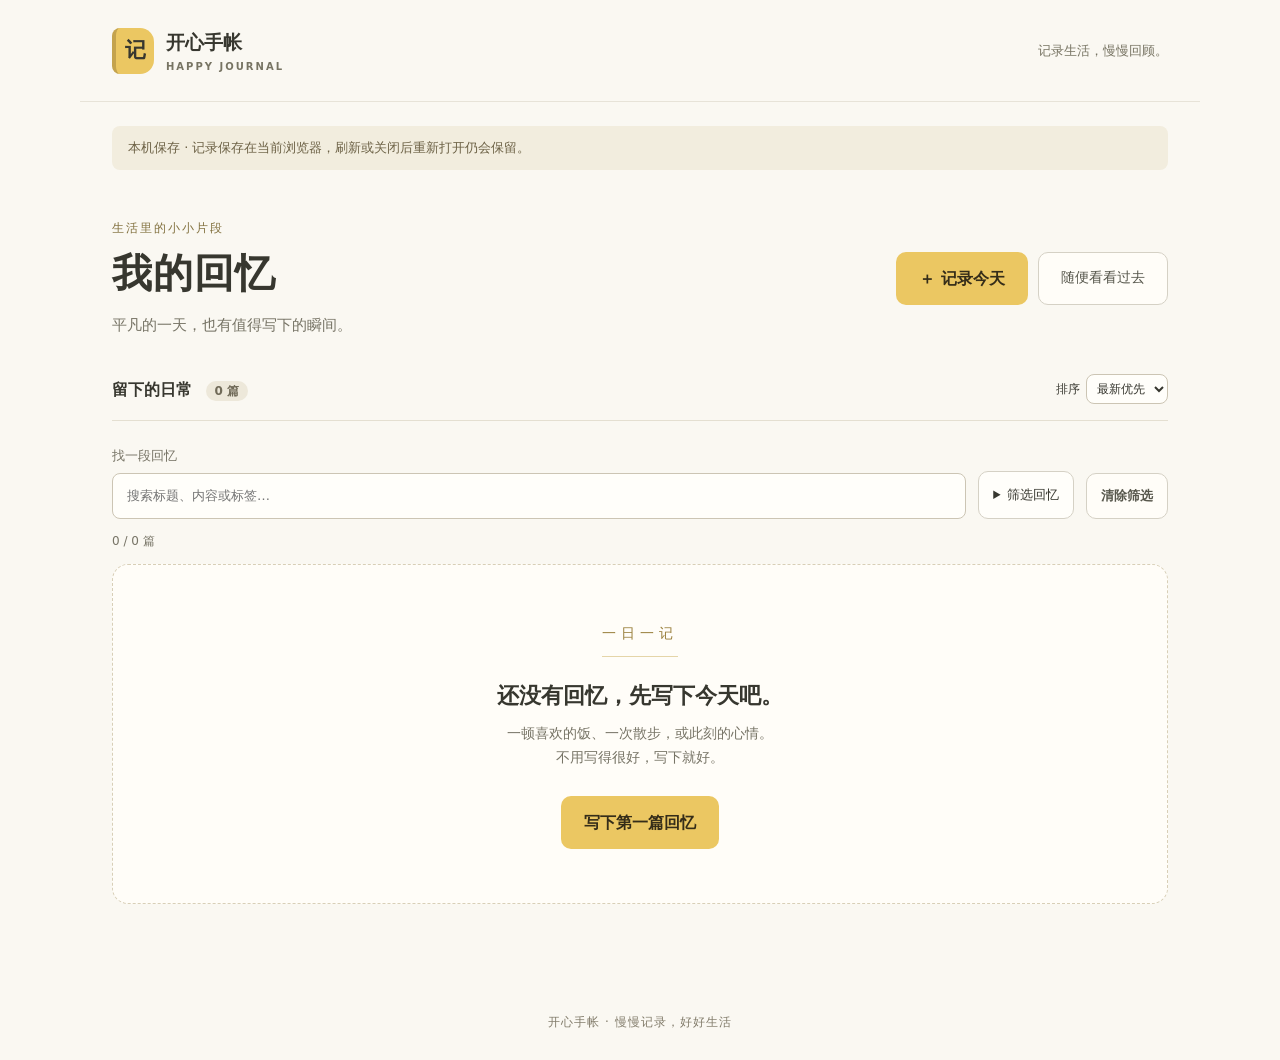
<file: index.html>
<!doctype html>
<html lang="zh-CN">
  <head>
    <meta charset="UTF-8">
    <meta name="viewport" content="width=device-width, initial-scale=1">
    <title>开心手帐 Happy Journal</title>
    <link rel="stylesheet" href="styles/main.css?v=6">
    <script src="scripts/templates.js?v=4" defer></script>
    <script src="scripts/discovery.js?v=5" defer></script>
    <script src="scripts/storage.js?v=6" defer></script>
    <script src="scripts/images.js?v=3" defer></script>
    <script src="scripts/app.js?v=6" defer></script>
  </head>
  <body>
    <header class="site-header">
      <div class="brand"><span class="brand-mark" aria-hidden="true">记</span><span>开心手帐 <small>HAPPY JOURNAL</small></span></div>
      <span class="header-note">记录生活，慢慢回顾。</span>
    </header>
    <main>
      <p class="storage-note">本机保存 · 记录保存在当前浏览器，刷新或关闭后重新打开仍会保留。</p>
      <section id="memories-view" aria-labelledby="memories-title">
        <div class="section-heading">
          <div><p class="eyebrow">生活里的小小片段</p><h1 id="memories-title" tabindex="-1">我的回忆</h1><p class="intro">平凡的一天，也有值得写下的瞬间。</p></div>
          <div class="home-actions"><button id="new-entry" class="primary" type="button">＋ 记录今天</button><button id="random-memory" class="secondary" type="button">随便看看过去</button></div>
        </div>
        <div class="list-heading"><h2>留下的日常 <span id="entry-count">0 篇</span></h2><label class="sort-label" for="sort-order">排序 <select id="sort-order"><option value="newest">最新优先</option><option value="oldest">最早优先</option></select></label></div>
        <div class="discovery-bar">
          <label class="search-label" for="memory-search">找一段回忆<input id="memory-search" type="search" placeholder="搜索标题、内容或标签…" autocomplete="off"></label>
          <details class="filter-panel"><summary>筛选回忆</summary><div class="filter-fields">
            <label for="filter-mood">心情<select id="filter-mood"><option value="">全部心情</option><option>开心</option><option>平静</option><option>难过</option><option>焦虑</option><option>期待</option></select></label>
            <label for="filter-template">模板<select id="filter-template"><option value="">全部模板</option><option value="free">自由记录</option><option value="daily">日常记录</option><option value="reflection">反思记录</option><option value="timeline">时间记录</option></select></label>
            <label for="filter-range">记录日期<select id="filter-range"><option value="">全部日期</option><option value="7">最近 7 天</option><option value="30">最近 30 天</option><option value="year">今年</option></select></label>
          </div><p class="field-hint">按日记所选日期筛选；最近 7 / 30 天包含今天。</p></details>
          <button id="clear-filters" type="button" class="secondary">清除筛选</button>
        </div>
        <p id="filter-summary" class="filter-summary" role="status"></p>
        <button id="active-tag" type="button" class="tag-pill" hidden></button>
        <div id="no-results" class="empty-state" hidden><h2>没有找到这段回忆。</h2><p>换个关键词，或清除筛选再看看。</p></div>
        <div id="empty-state" class="empty-state"><span class="empty-mark" aria-hidden="true">一日一记</span><h2>还没有回忆，先写下今天吧。</h2><p>一顿喜欢的饭、一次散步，或此刻的心情。<br>不用写得很好，写下就好。</p><button id="first-entry" type="button" class="primary">写下第一篇回忆</button></div>
        <div id="memory-list" class="memory-feed"></div>
        <p id="home-error" class="field-error" role="alert"></p>
        <button id="retry-load" type="button" class="secondary" hidden>重新读取</button>
      </section>
      <section id="entry-view" aria-labelledby="entry-title" hidden>
        <p class="eyebrow">给今天留几句话</p><h1 id="entry-title">写一篇回忆</h1><p class="intro">开心的、平淡的，都可以记在这里。</p>
        <form id="entry-form" class="entry-form">
          <fieldset class="template-tabs"><legend>选择模板</legend><div class="template-options">
            <label><input type="radio" name="templateType" value="free" checked><span>自由记录</span></label>
            <label><input type="radio" name="templateType" value="daily"><span>日常记录</span></label>
            <label><input type="radio" name="templateType" value="reflection"><span>反思记录</span></label>
            <label><input type="radio" name="templateType" value="timeline"><span>时间记录</span></label>
          </div></fieldset>
          <p id="template-hint" class="field-hint"></p>
          <label for="entry-heading">标题 <span>选填</span></label>
          <input id="entry-heading" name="title" type="text" placeholder="今天的记录">
          <p class="field-hint">留空时显示“今天的记录”。</p>
          <label for="entry-tags">标签 <span>选填</span></label>
          <input id="entry-tags" type="text" placeholder="例如：学习、英语" aria-describedby="tags-hint tags-error">
          <p id="tags-hint" class="field-hint">用逗号或顿号分隔，最多 5 个，每个最多 12 个字符；重复标签自动合并。</p>
          <div id="tag-previews" class="tag-list"></div>
          <p id="tags-error" class="field-error" role="alert"></p>
          <label for="entry-mood">心情</label>
          <select id="entry-mood" name="mood"><option value="开心">😊 开心</option><option value="平静" selected>🌿 平静</option><option value="难过">😔 难过</option><option value="焦虑">😟 焦虑</option><option value="期待">✨ 期待</option></select>
          <p class="field-hint">选一个接近此刻的心情。</p>
          <label for="entry-date">日期 <span>必填</span></label>
          <input id="entry-date" name="date" type="date" required aria-describedby="date-hint">
          <p id="date-hint" class="field-hint">默认是今天，也可以选择想记录的那一天。</p>
          <div id="free-content"><label for="entry-content">想记下什么？ <span>必填</span></label>
          <textarea id="entry-content" name="content" rows="9" required placeholder="今天发生了什么？从一件小事写起……" aria-describedby="content-error"></textarea>
          </div>
          <div id="template-fields" hidden></div>
          <p id="content-error" class="field-error" aria-live="polite"></p>
          <label for="entry-images">添加图片 <span>选填</span></label>
          <input id="entry-images" type="file" accept="image/jpeg,image/png,image/webp,.jpg,.jpeg,.png,.webp" multiple aria-describedby="image-hint image-message">
          <p id="image-hint" class="field-hint">最多 3 张静态图片，每张原图不超过 5MB。保存前自动缩小压缩，仅保存在本机。</p>
          <p id="image-message" class="field-error" role="status"></p>
          <div id="image-previews" class="image-grid"></div>
          <div class="form-actions"><button type="submit" class="primary">保存回忆</button><button id="cancel-entry" type="button" class="secondary">取消</button></div>
          <div id="discard-prompt" class="discard-prompt" hidden><p>这篇回忆还没保存，要放弃吗？</p><div class="form-actions"><button id="keep-writing" type="button" class="secondary">继续填写</button><button id="discard-entry" type="button" class="secondary">放弃内容</button></div></div>
          <p class="field-hint">保存后会显示在“我的回忆”，并保留在当前浏览器中。</p>
        </form>
      </section>
      <section id="detail-view" aria-labelledby="detail-title" hidden>
        <button id="back-home" type="button" class="secondary">返回我的回忆</button>
        <article class="entry-form">
          <h1 id="detail-title" tabindex="-1"></h1>
          <p id="detail-mood" class="entry-meta"></p>
          <p id="detail-template" class="entry-meta"></p>
          <div id="detail-tags" class="tag-list" aria-label="日记标签"></div>
          <p id="detail-date" class="entry-meta"></p>
          <p id="detail-created" class="entry-meta"></p>
          <p id="detail-updated" class="entry-meta" hidden></p>
          <p id="detail-content" class="memory-content"></p>
          <div id="detail-template-content"></div>
          <div id="detail-images" class="image-grid detail-images"></div>
          <div class="form-actions detail-actions"><button id="edit-entry" type="button" class="primary">编辑</button><button id="delete-entry" type="button" class="secondary danger">删除</button></div>
          <div id="delete-prompt" class="discard-prompt" hidden><p>确定删除这篇回忆吗？删除后无法恢复。</p><div class="form-actions"><button id="cancel-delete" type="button" class="secondary">取消删除</button><button id="confirm-delete" type="button" class="secondary danger">确认删除</button></div></div>
          <p id="detail-error" class="field-error" role="alert"></p>
        </article>
      </section>
      <p id="save-status" class="save-status" role="status"></p>
      <noscript><p>请开启浏览器的 JavaScript，才能输入和保存回忆。</p></noscript>
    </main>
    <dialog id="image-viewer" aria-label="图片大图预览"><button id="close-image" type="button" class="secondary">关闭图片</button><div id="large-image"></div></dialog>
    <footer>开心手帐 · 慢慢记录，好好生活</footer>
  </body>
</html>
</file>
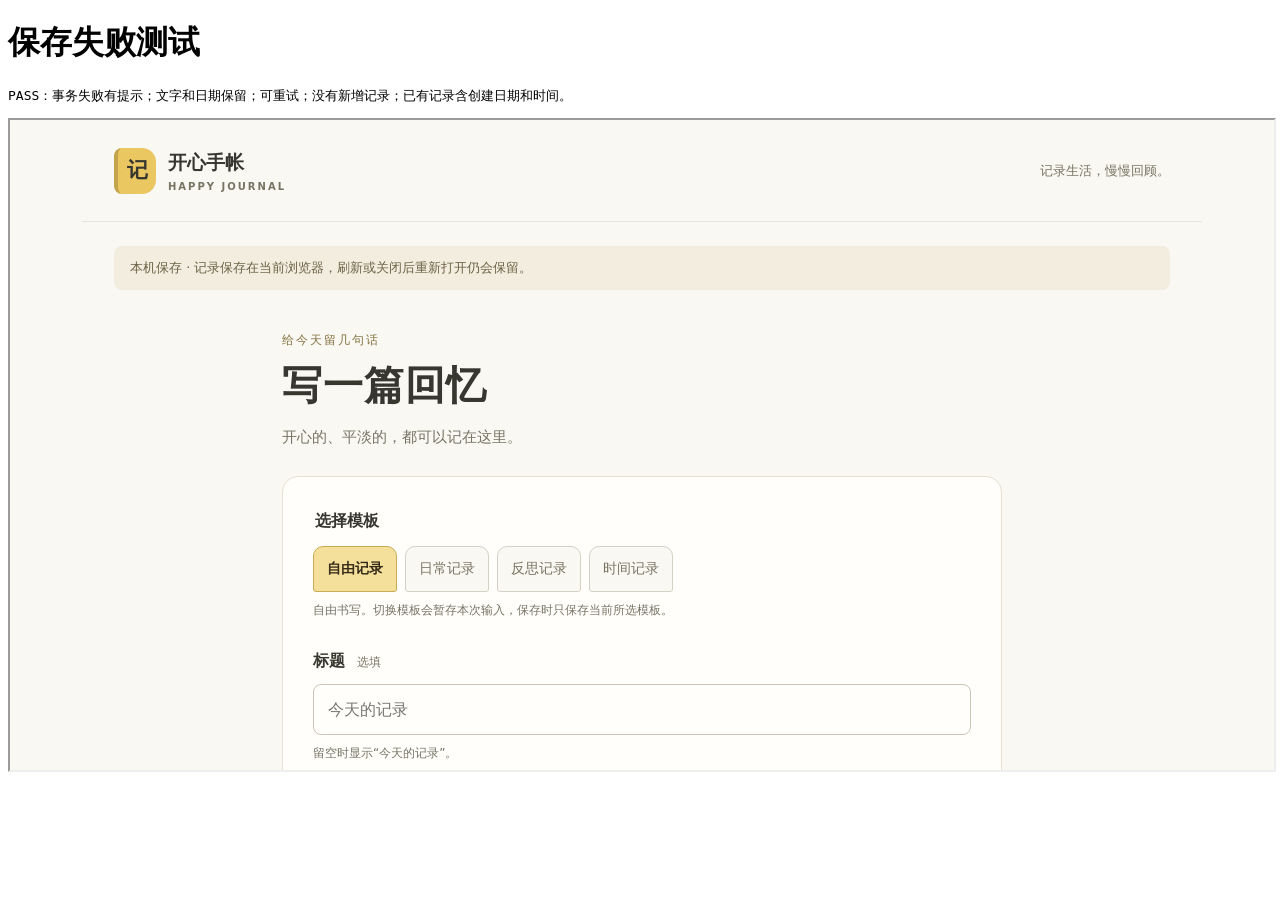
<file: tests/storage-failure.html>
<!doctype html>
<meta charset="utf-8">
<title>HappyJournal 保存失败测试</title>
<h1>保存失败测试</h1>
<pre id="result">正在测试…</pre>
<iframe src="../index.html" title="正式项目测试页面" style="width:100%;height:650px"></iframe>
<script>
// 只在测试 iframe 内中止写入事务，不修改正式页面代码或已有记录。
const frame = document.querySelector('iframe');
const result = document.querySelector('#result');
const waitFor = async (check) => {
  for (let attempt = 0; attempt < 100; attempt++) {
    if (check()) return;
    await new Promise(resolve => setTimeout(resolve, 50));
  }
  throw new Error('等待界面响应超时');
};
frame.addEventListener('load', async () => {
  const win = frame.contentWindow;
  const doc = win.document;
  const assert = (value, message) => { if (!value) throw new Error(message); };
  let original;
  try {
    await waitFor(() => !doc.querySelector('#new-entry').disabled);
    const before = await win.journalStore.list();
    doc.querySelector('#new-entry').click();
    const draft = '测试：保存失败时请保留这段输入。';
    doc.querySelector('#entry-content').value = draft;
    const chosenDate = doc.querySelector('#entry-date').value;
    original = win.IDBDatabase.prototype.transaction;
    win.IDBDatabase.prototype.transaction = function (...args) {
      const tx = original.apply(this, args);
      if (args[1] === 'readwrite') win.setTimeout(() => tx.abort(), 0);
      return tx;
    };
    doc.querySelector('#entry-form').requestSubmit();
    await waitFor(() => doc.querySelector('#content-error').textContent.includes('保存失败'));
    win.IDBDatabase.prototype.transaction = original;
    assert(!doc.querySelector('#entry-view').hidden, '失败后离开了表单');
    assert(doc.querySelector('#entry-content').value === draft, '输入文字被清空');
    assert(doc.querySelector('#entry-date').value === chosenDate, '日期被清空');
    assert(!doc.querySelector('button[type="submit"]').disabled, '不能重新保存');
    assert((await win.journalStore.list()).length === before.length, '失败操作新增了记录');
    assert(before.every(entry => Number.isFinite(Date.parse(entry.createdAt))), '创建时间缺失');
    result.textContent = 'PASS：事务失败有提示；文字和日期保留；可重试；没有新增记录；已有记录含创建日期和时间。';
  } catch (error) {
    result.textContent = 'FAIL：' + error.message;
  } finally {
    if (original) win.IDBDatabase.prototype.transaction = original;
  }
});
</script>
</file>
<file: styles/main.css>
:root { color-scheme: light; font-family: "Microsoft YaHei", "PingFang SC", system-ui, sans-serif; color: #37372f; background: #faf8f2; }
* { box-sizing: border-box; }
body { margin: 0; font-size: 16px; line-height: 1.7; }
[hidden] { display: none !important; }
button, input, textarea { font: inherit; }
button { cursor: pointer; border: 1px solid transparent; border-radius: 10px; padding: 12px 22px; font-weight: 600; }
.primary { background: #ebc762; color: #352d19; }
.primary:hover { background: #dfb54a; }
.secondary { background: #fffdf8; border-color: #d5d1c5; color: #57574c; }
.secondary:hover { background: #f1ede3; }
:focus-visible { outline: 3px solid #80702b; outline-offset: 4px; }
.site-header { max-width: 1120px; margin: auto; padding: 26px 32px; display: flex; align-items: center; justify-content: space-between; border-bottom: 1px solid #e7e3d8; gap: 20px; }
.brand { display: flex; align-items: center; gap: 12px; font-weight: 700; font-size: 19px; }
.brand-mark { display: grid; place-items: center; width: 42px; height: 46px; border-radius: 8px 14px 14px 8px; background: #ebc762; border-left: 4px solid #c4a34d; font-size: 21px; }
.brand small { display: block; font-size: 10px; letter-spacing: 2px; color: #777463; }
.header-note { font-size: 13px; color: #777463; }
main { max-width: 1120px; padding: 0 32px; margin: 24px auto 0; min-height: 70vh; }
.storage-note { background: #f2edde; border-radius: 8px; padding: 11px 16px; font-size: 13px; color: #6d6246; }
.section-heading { display: flex; align-items: center; justify-content: space-between; gap: 24px; margin: 48px 0 36px; }
.eyebrow { color: #82713f; font-size: 12px; letter-spacing: 2px; margin: 0 0 8px; }
h1 { font-size: clamp(30px, 4vw, 40px); line-height: 1.3; letter-spacing: 1px; margin: 0; }
.intro { color: #777466; margin: 14px 0 0; font-size: 15px; }
.list-heading { display: flex; justify-content: space-between; align-items: center; gap: 12px; border-bottom: 1px solid #e4dfd1; padding-bottom: 16px; margin-bottom: 24px; }
.list-heading h2 { margin: 0; font-size: 16px; font-weight: 600; }
#entry-count { font-size: 12px; color: #716b59; background: #ede8da; padding: 3px 9px; border-radius: 20px; margin-left: 8px; white-space: nowrap; }
.list-heading > span { font-size: 12px; color: #777466; }
.empty-state { text-align: center; border: 1px dashed #d8cfb7; border-radius: 16px; padding: 54px 20px; background: #fffdf8; }
.empty-mark { color: #9a803d; font-family: serif; letter-spacing: 5px; font-size: 14px; display: inline-block; border-bottom: 1px solid #e5d5a8; padding-bottom: 10px; }
.empty-state h2 { font-size: 22px; margin: 20px 0 8px; }
.empty-state p { color: #777466; font-size: 14px; margin: 0 0 26px; }
.memory-grid { display: grid; grid-template-columns: repeat(3, minmax(0, 1fr)); gap: 22px; align-items: start; }
.memory-card { background: #fffefa; border: 1px solid #e6e0d2; border-top: 3px solid #e6c875; border-radius: 12px; padding: 24px; box-shadow: 0 4px 15px #51452405; min-width: 0; }
.memory-card h3 { margin: 0 0 18px; font-size: 14px; color: #807047; font-weight: 500; }
.memory-content { margin: 0; white-space: pre-wrap; overflow-wrap: anywhere; line-height: 1.95; font-size: 15px; }
#entry-view { max-width: 720px; margin: 40px auto; }
.entry-form { margin-top: 26px; padding: 30px; border: 1px solid #e6e0d2; border-radius: 16px; background: #fffefa; }
label { display: block; font-weight: 600; margin-bottom: 10px; }
label span { font-size: 12px; color: #797465; margin-left: 6px; font-weight: 400; }
input, textarea { display: block; border: 1px solid #ccc5b4; background: #fffefa; color: #37372f; border-radius: 8px; padding: 11px 14px; max-width: 100%; min-width: 0; }
input { width: 230px; }
textarea { width: 100%; resize: vertical; min-height: 220px; }
textarea::placeholder { color: #868174; }
.field-hint { font-size: 12px; color: #777466; margin: 8px 0 26px; }
.field-error { color: #a33c29; font-size: 13px; margin: 8px 0; min-height: 22px; }
.form-actions { display: flex; gap: 12px; }
.discard-prompt { margin-top: 20px; padding: 16px; background: #f2edde; border-radius: 8px; }
.discard-prompt p { margin: 0 0 12px; font-size: 14px; }
.discard-prompt .form-actions { flex-wrap: wrap; }
.entry-form > .field-hint:last-child { margin-bottom: 0; }
.save-status { color: #536640; font-size: 14px; }
footer { text-align: center; font-size: 12px; color: #827c6b; padding: 40px 20px 28px; letter-spacing: 1px; }
@media (max-width: 900px) { .memory-grid { grid-template-columns: repeat(2, minmax(0, 1fr)); } }
@media (max-width: 600px) {
  .site-header { padding: 20px; } .header-note { display: none; } main { padding: 0 20px; margin-top: 18px; }
  .section-heading { align-items: flex-start; flex-direction: column; margin: 32px 0; gap: 22px; }
  .memory-grid { grid-template-columns: minmax(0, 1fr); } .memory-card { padding: 22px; }
  .empty-state { padding: 36px 16px; } .empty-state h2 { font-size: 20px; }
  .entry-form { padding: 22px 18px; } #entry-view { margin: 32px auto; }
}
/* 第二阶段：沿用原有卡片与配色，仅补充标题、心情和详情的排版。 */
button:disabled { cursor: wait; opacity: .65; }
select { font: inherit; border: 1px solid #ccc5b4; background: #fffefa; color: #37372f; border-radius: 8px; padding: 11px 14px; max-width: 100%; }
#entry-heading { width: 100%; }
button.memory-card { display: block; width: 100%; text-align: left; font-weight: 400; }
button.memory-card:hover { border-color: #cdb771; }
.card-title { display: -webkit-box; -webkit-line-clamp: 2; -webkit-box-orient: vertical; overflow: hidden; overflow-wrap: anywhere; font-size: 18px; font-weight: 600; margin-bottom: 12px; }
.entry-meta { display: block; color: #807047; font-size: 12px; margin: 6px 0; overflow-wrap: anywhere; }
.card-summary { display: -webkit-box; -webkit-line-clamp: 3; -webkit-box-orient: vertical; overflow: hidden; margin-top: 14px; }
#detail-view { max-width: 720px; margin: 40px auto; }
#detail-title { overflow-wrap: anywhere; white-space: pre-wrap; }
#detail-content { margin-top: 24px; }
.detail-actions { margin-top: 28px; }
.form-actions { flex-wrap: wrap; }
.danger { color: #a33c29; }
/* 图片沿用现有卡片边框与圆角。封面定比例裁切，大图完整显示。 */
.card-cover { display: block; width: 100%; aspect-ratio: 4 / 3; object-fit: cover; border-radius: 8px; margin-bottom: 16px; background: #f2edde; }
#entry-images { width: 100%; font-size: 14px; }
#image-message { overflow-wrap: anywhere; }
.image-grid { display: grid; grid-template-columns: repeat(3, minmax(0, 1fr)); gap: 12px; margin: 16px 0; }
.image-grid:empty { display: none; }
.image-grid figure { margin: 0; min-width: 0; }
.image-grid img { display: block; width: 100%; aspect-ratio: 1; object-fit: cover; background: #f2edde; border-radius: 8px; }
.image-grid figure button { width: 100%; font-size: 12px; padding: 8px 4px; margin-top: 6px; }
.image-open { padding: 0; background: transparent; border-radius: 8px; }
#image-viewer { width: min(960px, 94vw); max-height: 92vh; padding: 18px; border: 1px solid #d8cfb7; border-radius: 14px; background: #fffefa; }
#image-viewer::backdrop { background: #25251fcc; }
#large-image img { display: block; max-width: 100%; max-height: 75vh; object-fit: contain; margin: 16px auto 0; }
@media (max-width: 420px) { .image-grid { gap: 8px; } }
/* 模板页签和分节内容使用现有纸张色、暖黄色及边框。 */
.template-tabs { border: 0; margin: 0; padding: 0; min-width: 0; }
.template-tabs legend { font-weight: 600; margin-bottom: 12px; }
.template-options { display: flex; flex-wrap: wrap; gap: 8px; }
.template-options label { position: relative; margin: 0; cursor: pointer; }
.template-options input { position: absolute; width: 1px; height: 1px; opacity: 0; }
.template-options span { display: block; margin: 0; padding: 10px 13px; font-size: 14px; border: 1px solid #d5d1c5; border-radius: 10px 10px 3px 3px; background: #faf8f2; }
.template-options input:checked + span { background: #f4df9b; border-color: #c9ab54; color: #352d19; font-weight: 600; }
.template-options input:focus-visible + span { outline: 3px solid #80702b; outline-offset: 3px; }
.template-options input:disabled + span { opacity: .65; cursor: wait; }
.template-badge { display: inline-block; padding: 2px 8px; margin-top: 6px; border-radius: 5px; background: #f2edde; color: #73633c; font-size: 12px; }
#template-fields textarea { min-height: 100px; margin-bottom: 22px; }
.time-row { display: grid; grid-template-columns: 130px minmax(0, 1fr) auto; gap: 10px; align-items: end; border-bottom: 1px solid #e6e0d2; padding-bottom: 18px; margin-bottom: 18px; }
.time-row input { width: 100%; }
.time-row label { font-size: 14px; }
#template-fields .time-row textarea { min-height: 72px; margin: 0; }
.time-row > button { padding: 10px; font-size: 13px; }
.template-section { margin-top: 26px; border-top: 1px solid #e6e0d2; padding-top: 18px; }
.template-section h2 { color: #807047; font-size: 16px; margin: 0 0 10px; }
.template-section p, .timeline-list p { white-space: pre-wrap; overflow-wrap: anywhere; margin: 0; line-height: 1.95; }
.timeline-list { list-style: none; padding: 0; margin: 26px 0; }
.timeline-list li { display: grid; grid-template-columns: 65px minmax(0, 1fr); gap: 15px; border-left: 2px solid #e6c875; padding: 8px 0 20px 14px; }
.timeline-list time { color: #807047; font-weight: 600; }
@media (max-width: 600px) { .time-row { grid-template-columns: minmax(0, 1fr); } .time-row > button { justify-self: start; } }
/* 轻量检索与标签：保留手帐卡片，筛选项默认收起。 */
.sort-label { display: flex; align-items: center; gap: 6px; margin: 0; font-size: 12px; font-weight: 400; }
.sort-label select { font-size: 12px; padding: 6px; }
.discovery-bar { display: flex; align-items: end; flex-wrap: wrap; gap: 12px; margin-bottom: 12px; }
.search-label { flex: 1 1 260px; margin: 0; font-size: 13px; color: #777466; font-weight: 400; }
#memory-search { width: 100%; margin-top: 6px; background: #fffefa; }
.discovery-bar > button { font-size: 13px; padding: 11px 14px; }
.filter-panel { flex: 0 1 auto; }
.filter-panel summary { cursor: pointer; padding: 12px 14px; border: 1px solid #d5d1c5; border-radius: 10px; background: #fffefa; font-size: 13px; }
.filter-panel[open] { flex-basis: 100%; order: 3; padding: 14px; background: #f2edde; border-radius: 10px; }
.filter-panel[open] summary { width: fit-content; margin-bottom: 16px; }
.filter-fields { display: flex; flex-wrap: wrap; gap: 16px; }
.filter-fields label { flex: 1 1 160px; font-size: 13px; font-weight: 400; margin: 0; }
.filter-fields select { display: block; width: 100%; margin-top: 6px; }
.filter-panel .field-hint { margin: 12px 0 0; }
.filter-summary { color: #777466; font-size: 12px; overflow-wrap: anywhere; }
.tag-list { display: flex; flex-wrap: wrap; gap: 6px; margin: 8px 0; }
.tag-pill { display: inline-block; border: 1px solid #e3d8bc; border-radius: 20px; padding: 3px 10px; color: #786742; background: #f7f1e2; font-size: 12px; font-weight: 400; overflow-wrap: anywhere; max-width: 100%; }
button.tag-pill:hover { background: #f0e2bc; }
#active-tag { margin-bottom: 18px; }
#entry-tags { width: 100%; }
.memory-item { min-width: 0; background: #fffefa; border: 1px solid #e6e0d2; border-top: 3px solid #e6c875; border-radius: 12px; box-shadow: 0 4px 15px #51452405; }
.memory-item .memory-card { border: 0; box-shadow: none; background: transparent; }
.memory-item:hover { border-color: #cdb771; }
.card-tags { margin: 0; padding: 0 24px 22px; }
@media (max-width: 420px) { .list-heading { flex-wrap: wrap; } .card-tags { padding-inline: 22px; } }

/* 回忆册：月份页眉、日期分隔、连续单列，图片完整放进相框。 */
.home-actions { display: flex; flex-wrap: wrap; gap: 10px; }
.home-actions .secondary { font-weight: 400; font-size: 14px; }
.memory-feed { max-width: 780px; margin: 32px auto; }
.month-heading { font-family: Georgia, "Microsoft YaHei", serif; font-size: 25px; color: #73633c; font-weight: 500; letter-spacing: 2px; margin: 46px 0 24px; }
.day-heading { display: flex; align-items: center; gap: 16px; font-size: 15px; font-weight: 500; color: #82713f; margin: 26px 0 18px; }
.day-heading::after { content: ""; height: 1px; background: #e4dfd1; flex: 1; }
.memory-feed .memory-item { margin-bottom: 22px; content-visibility: auto; contain-intrinsic-size: auto 340px; }
.memory-feed .memory-card { padding: 26px; }
.memory-feed .card-title { font-size: 21px; }
.memory-feed .card-summary { -webkit-line-clamp: 4; }
.card-gallery { display: grid; grid-template-columns: repeat(2, minmax(0, 1fr)); gap: 10px; margin-bottom: 22px; }
.card-gallery.photos-1 { grid-template-columns: minmax(0, 1fr); }
.card-gallery.photos-3 .card-cover:first-child { grid-column: 1 / -1; aspect-ratio: 2 / 1; }
.card-gallery .card-cover { aspect-ratio: 4 / 3; object-fit: contain; margin: 0; border: 1px solid #eee7d7; background: #f5f0e5; }
.memory-feed .card-tags { padding-inline: 26px; }
@media (max-width: 600px) {
  .memory-feed { margin-top: 24px; }
  .memory-feed .memory-card { padding: 18px; }
  .memory-feed .card-tags { padding-inline: 18px; }
  .month-heading { font-size: 22px; }
  .card-gallery { gap: 6px; }
  .card-gallery.photos-3 .card-cover:first-child { aspect-ratio: 4 / 3; }
}
</file>
